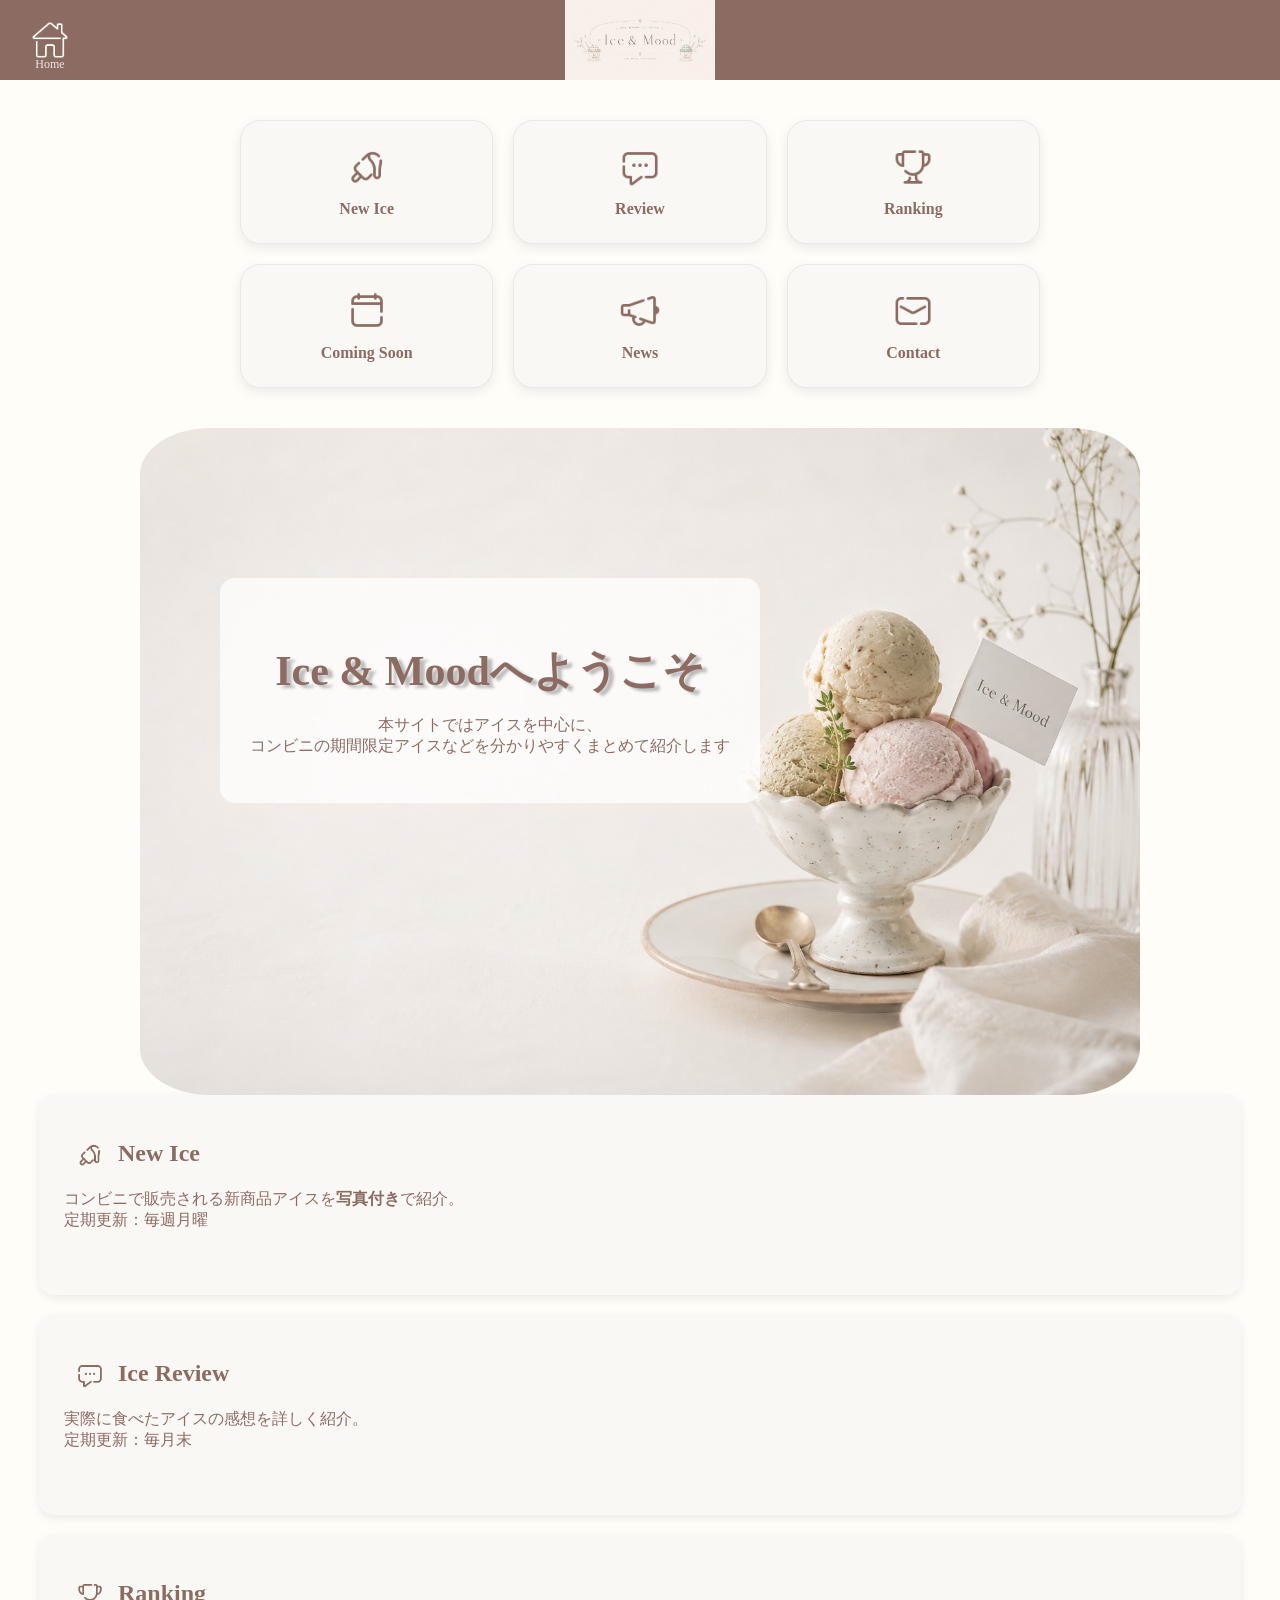
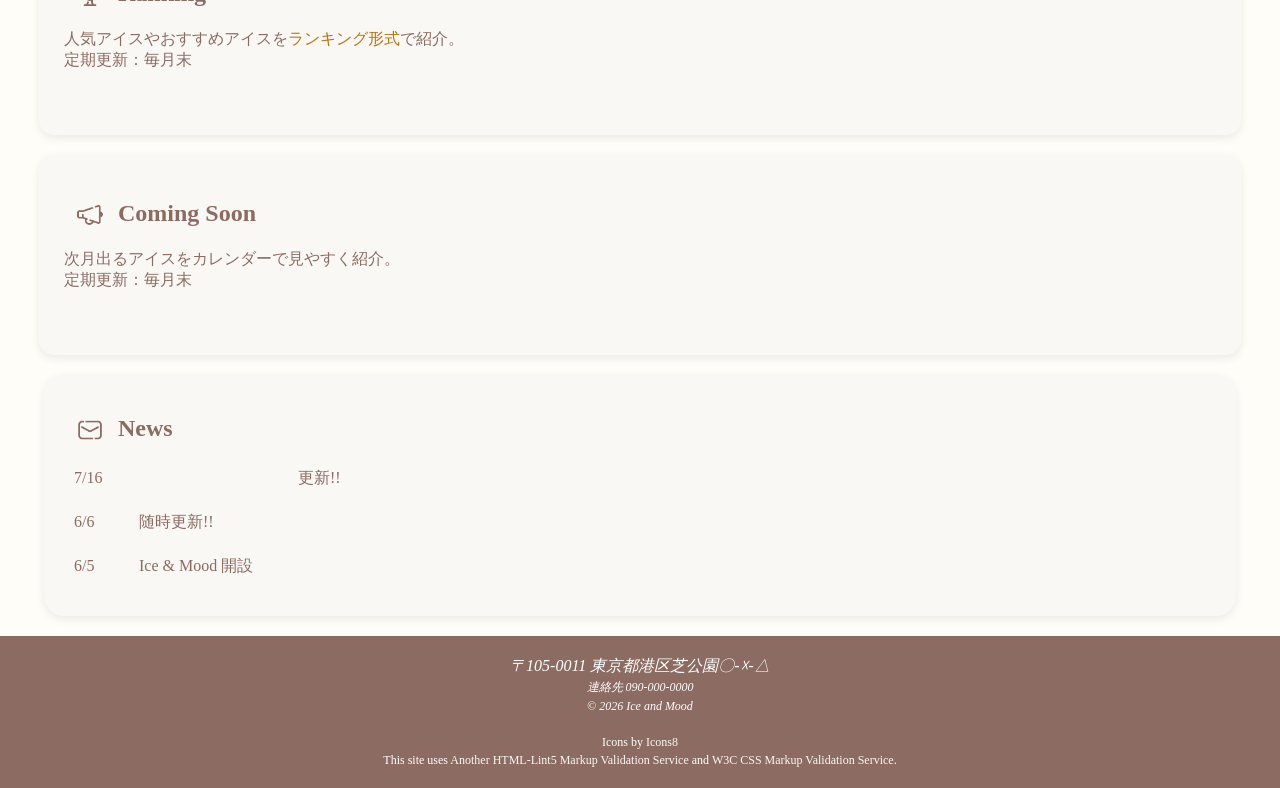
<file: index.html>
<!DOCTYPE html>
<html lang="ja">

<head>
    <meta charset="UTF-8">
    <title>Ice and Mood : トップページ</title>
    <link rel="stylesheet" href="css/mystyle.css">
</head>

<body>
    <header>
        <!--トップページのロゴ画像-->
        <img src="image/S__31866893.jpg" width="150" height="60" alt="Ice & Mood">
        <a href="index.html" class="home-btn">
            <img src="image/icons8-home-48.png" alt="Home" class="home-icon">
            <span>Home</span>
        </a>
    </header>
        <div class="menu">
            <div class="menu-item">
                <a href="contents1.html" class="icon-link">
                 <img src="image/icons8-ice-cream-48.png" alt="New Ice" class="menu-icon">
                <p>New Ice</p>
                </a>
            </div>

            <div class="menu-item">
                <a href="contents2.html" class="icon-link">
                 <img src="image/icons8-comment-48.png" alt="Review" class="menu-icon">
                <p>Review</p>
                </a>
            </div>

            <div class="menu-item">
                <a href="contents3.html" class="icon-link">
                 <img src="image/icons8-trophy-48.png" alt="Ranking" class="menu-icon">
                <p>Ranking</p>
                </a>
            </div>

            <div class="menu-item">
                <a href="contents4.html" class="icon-link">
                 <img src="image/icons8-calendar-48.png" alt="Coming Soon" class="menu-icon">
                <p>Coming Soon</p>
                </a>
            </div>

            <div class="menu-item">
                <a href="contents5.html" class="icon-link">
                 <img src="image/icons8-megaphone-48.png" alt="News" class="menu-icon">
                <p>News</p>
                </a>
            </div>

            <div class="menu-item">
                <a href="#contact" class="icon-link">
                 <img src="image/icons8-envelope-48.png" alt="Contact" class="menu-icon">
                <p>Contact</p>
                </a>
            </div>
        </div>
    
    <article>
        <div class="hero">
        <img src="./image/S__31866894.jpg" class="hero-img" alt="アイス">
         <div class="catch">
          <h1 class="subhead">Ice & Moodへようこそ</h1>
          <p>本サイトではアイスを中心に、<br>コンビニの期間限定アイスなどを分かりやすくまとめて紹介します</p>
         </div>
        </div>
        <section class="newice">
            <h2><img src="image/icons8-ice-cream-48.png" alt="New Ice" class="section-icon"> New Ice</h2>
            <p>コンビニで販売される新商品アイスを<strong>写真付き</strong>で紹介。<br>定期更新：毎週月曜</p>
        </section>
        <section class="review">
            <h2><img src="image/icons8-comment-48.png" alt="Review" class="section-icon"> Ice Review</h2>
            <p>実際に食べたアイスの感想を詳しく紹介。<br>定期更新：毎月末</p>
        </section>
        <section class="ranking">
            <h2><img src="image/icons8-trophy-48.png" alt="Ranking" class="section-icon"> Ranking</h2>
            <p>人気アイスやおすすめアイスを<span class="gold">ランキング形式</span>で紹介。<br>定期更新：毎月末</p>
        </section>
        <section class="Coming Soon">
            <h2><img src="image/icons8-megaphone-48.png" alt="News" class="section-icon"> Coming Soon</h2>
            <p>次月出るアイスをカレンダーで見やすく紹介。<br>定期更新：毎月末</p>
        </section>
        <section class="news">
            <h2><img src="image/icons8-envelope-48.png" alt="Contact" class="section-icon"> News</h2>
            <ul>
                <li><time datetime="2026-07-16">7/16</time><a href="contents1.html" class="news-link"> ８月のおすすめ商品</a>更新!!</li>
                <li><time datetime="2026-06-06">6/6</time> 随時更新!!</li>
                <li><time datetime="2026-06-05">6/5</time> Ice & Mood 開設</li>
            </ul>
        </section>    
    </article>
    <footer>
        <address id="contact">  〒105-0011 東京都港区芝公園〇-☓-△<br><small>連絡先  090-000-0000<br>&copy;  2026 Ice and Mood</small>
        </address>
        <br><small>Icons by
            <a href="https://icons8.com/" target="_blank">Icons8</a>
        </small>
        <br><small>This site uses <a href="http://www.htmllint.net/html-lint/htmllint.html#" target="_blank">
        Another HTML-Lint5 Markup Validation Service</a>
        and <a href="http://jigsaw.w3.org/css-validator/#validate_by_upload" target="_blank"> W3C CSS
        Markup Validation Service</a>.</small>
    </footer>
</body>


</html>
</file>
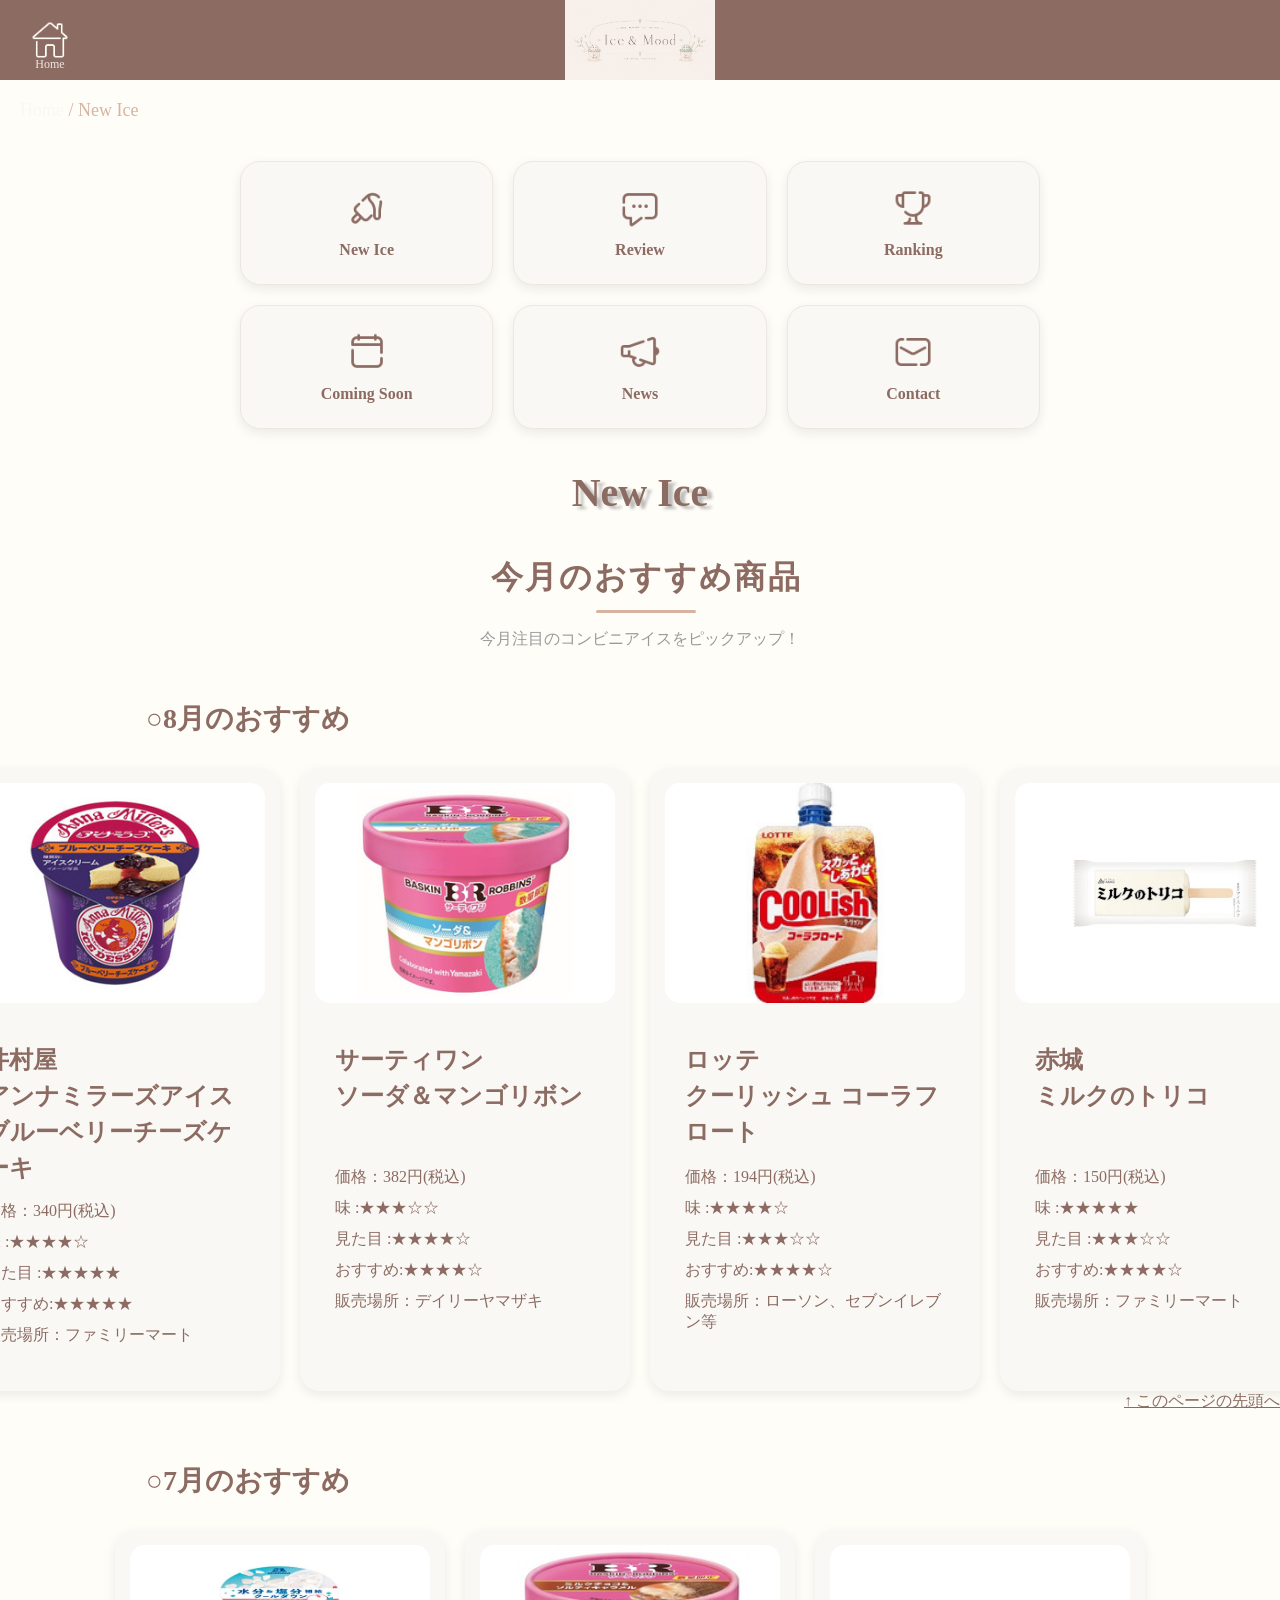
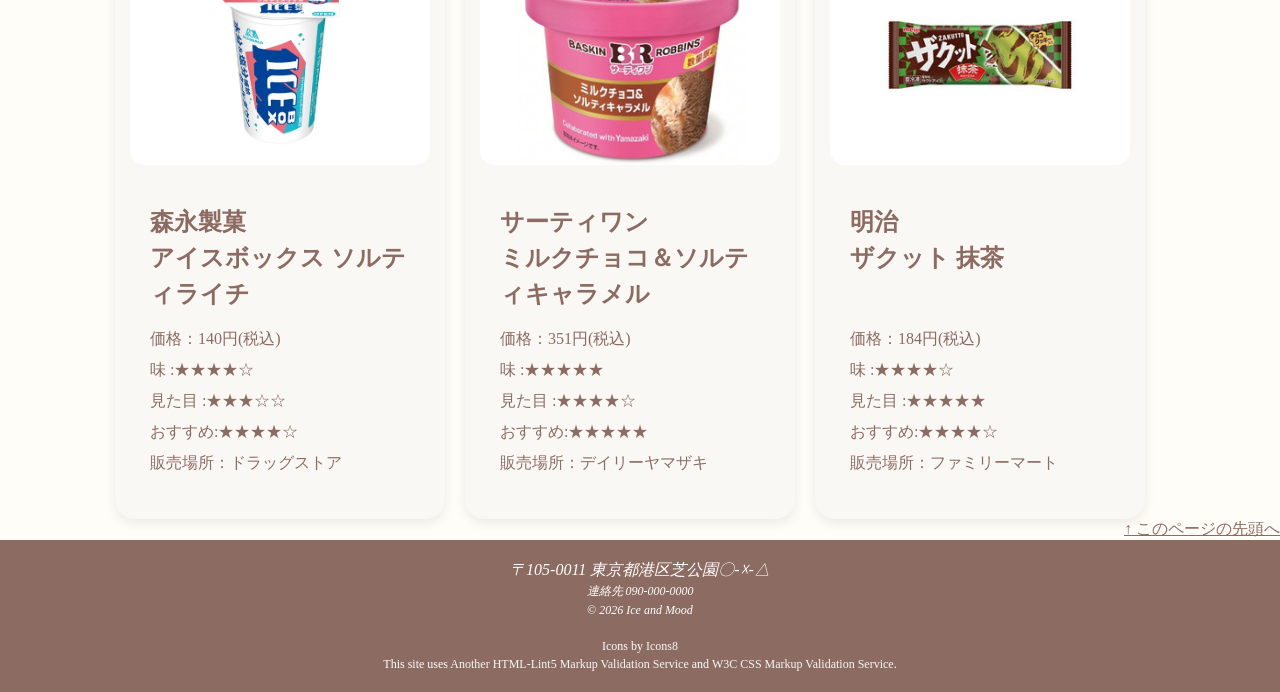
<file: contents1.html>
<!DOCTYPE html>
<html lang="ja">

<head>
    <meta charset="UTF-8">
    <title>Ice and Mood : トップページ</title>
    <link rel="stylesheet" href="css/mystyle.css">
</head>

<body>
    <header>
        <!--トップページのロゴ画像-->
        <img src="image/S__31866893.jpg" width="150" height="60" alt="Ice & Mood">
        <a href="index.html" class="home-btn">
            <img src="image/icons8-home-48.png" alt="Home" class="home-icon">
            <span>Home</span>
        </a>
    </header>
    <nav class="breadcrumb">
        <a href="index.html">Home</a>
        <span>/</span>
        <span>New Ice</span>
    </nav>
        <div class="menu">
            <div class="menu-item">
                <a href="contents1.html" class="icon-link">
                 <img src="image/icons8-ice-cream-48.png" alt="New Ice" class="menu-icon">
                <p>New Ice</p>
                </a>
            </div>

            <div class="menu-item">
                <a href="contents2.html" class="icon-link">
                 <img src="image/icons8-comment-48.png" alt="Review" class="menu-icon">
                <p>Review</p>
                </a>
            </div>

            <div class="menu-item">
                <a href="contents3.html" class="icon-link">
                 <img src="image/icons8-trophy-48.png" alt="Ranking" class="menu-icon">
                <p>Ranking</p>
                </a>
            </div>

            <div class="menu-item">
                <a href="contents4.html" class="icon-link">
                 <img src="image/icons8-calendar-48.png" alt="Coming Soon" class="menu-icon">
                <p>Coming Soon</p>
                </a>
            </div>

            <div class="menu-item">
                <a href="contents5.html" class="icon-link">
                 <img src="image/icons8-megaphone-48.png" alt="News" class="menu-icon">
                <p>News</p>
                </a>
            </div>

            <div class="menu-item">
                <a href="#contact" class="icon-link">
                 <img src="image/icons8-envelope-48.png" alt="Contact" class="menu-icon">
                <p>Contact</p>
                </a>
            </div>
        </div>
    
    
    <article>
    <h1 class="page-title">New Ice</h1>

    <h2 class="section-title">今月のおすすめ商品</h2>
    <p class="section-subtitle">今月注目のコンビニアイスをピックアップ！</p>

    <h2 class="month-title">○8月のおすすめ</h2>
    <div class="ice-list">
        <div class="ice-card">
            <img src="image/3558976_original.jpg" alt="アイス">
            <div class="card-body">  
                <h3>井村屋 <br>アンナミラーズアイス <br>ブルーベリーチーズケーキ</h3>
                <p>価格：340円(税込)</p>

                <p>味       :★★★★☆</p>
                <p>見た目   :★★★★★</p>
                <p>おすすめ:★★★★★ </p>
                <p>販売場所：ファミリーマート</p>
            </div>
        </div>
        <div class="ice-card">
            <img src="image/3559667_original.jpg" alt="アイス">
            <div class="card-body">  
                <h3>サーティワン <br>ソーダ＆マンゴリボン</h3>
                <p>価格：382円(税込)</p>

                <p>味       :★★★☆☆</p>
                <p>見た目   :★★★★☆</p>
                <p>おすすめ:★★★★☆</p>
                <p>販売場所：デイリーヤマザキ</p>
            </div>
        </div>
        <div class="ice-card">
            <img src="image/3542274.jpg" alt="アイス">
            <div class="card-body">  
                <h3>ロッテ <br>クーリッシュ コーラフロート</h3>
                <p>価格：194円(税込)</p>

                <p>味       :★★★★☆</p>
                <p>見た目   :★★★☆☆</p>
                <p>おすすめ:★★★★☆ </p>
                <p>販売場所：ローソン、セブンイレブン等</p>
            </div>
        </div>
        <div class="ice-card">
            <img src="image/3569308_original.jpg" alt="アイス">
            <div class="card-body">
                <h3>赤城 <br>ミルクのトリコ</h3>
                <p>価格：150円(税込)</p>

                <p>味       :★★★★★</p>
                <p>見た目   :★★★☆☆</p>
                <p>おすすめ:★★★★☆ </p>
                <p>販売場所：ファミリーマート</p>
            </div>
        </div>
    </div>
        <a href="contents1.html" style="display:block;text-align:right;color:  #8c6b62; text-decoration: underline;">
            ↑ このページの先頭へ
        </a>
    <h2 class="month-title">○7月のおすすめ</h2>
    <div class="ice-list">
        <div class="ice-card">
            <img src="image/19896-623-8e2e62b6e8b9dafd84e88b4690ec8c4d-333x500.webp" alt="アイス">
            <div class="card-body">  
                <h3>森永製菓 <br>アイスボックス ソルティライチ</h3>
                <p>価格：140円(税込)</p>

                <p>味       :★★★★☆</p>
                <p>見た目   :★★★☆☆</p>
                <p>おすすめ:★★★★☆ </p>
                <p>販売場所：ドラッグストア</p>
            </div>
        </div>
        <div class="ice-card">
            <img src="image/3525350_original.jpg" alt="アイス">
            <div class="card-body">  
                <h3>サーティワン <br>ミルクチョコ＆ソルティキャラメル</h3>
                <p>価格：351円(税込)</p>

                <p>味       :★★★★★</p>
                <p>見た目   :★★★★☆</p>
                <p>おすすめ:★★★★★</p>
                <p>販売場所：デイリーヤマザキ</p>
            </div>
        </div>
        <div class="ice-card">
            <img src="image/3532672_original.jpg" alt="アイス">
            <div class="card-body">  
                <h3>明治 <br>ザクット 抹茶</h3>
                <p>価格：184円(税込)</p>

                <p>味       :★★★★☆</p>
                <p>見た目   :★★★★★</p>
                <p>おすすめ:★★★★☆ </p>
                <p>販売場所：ファミリーマート</p>
            </div>
        </div>
    </div>
    <a href="contents1.html" style="display:block;text-align:right;color:  #8c6b62; text-decoration: underline;">
        ↑ このページの先頭へ
    </a>
    </article>
    <footer>
        <address id="contact">  〒105-0011 東京都港区芝公園〇-☓-△<br><small>連絡先  090-000-0000<br>&copy;  2026 Ice and Mood</small>
        </address>
        <br><small>Icons by
            <a href="https://icons8.com/" target="_blank">Icons8</a>
        </small>
        <br><small>This site uses <a href="http://www.htmllint.net/html-lint/htmllint.html#" target="_blank">
        Another HTML-Lint5 Markup Validation Service</a>
        and <a href="http://jigsaw.w3.org/css-validator/#validate_by_upload" target="_blank"> W3C CSS
        Markup Validation Service</a>.</small>
    </footer>
</body>


</html>
</file>
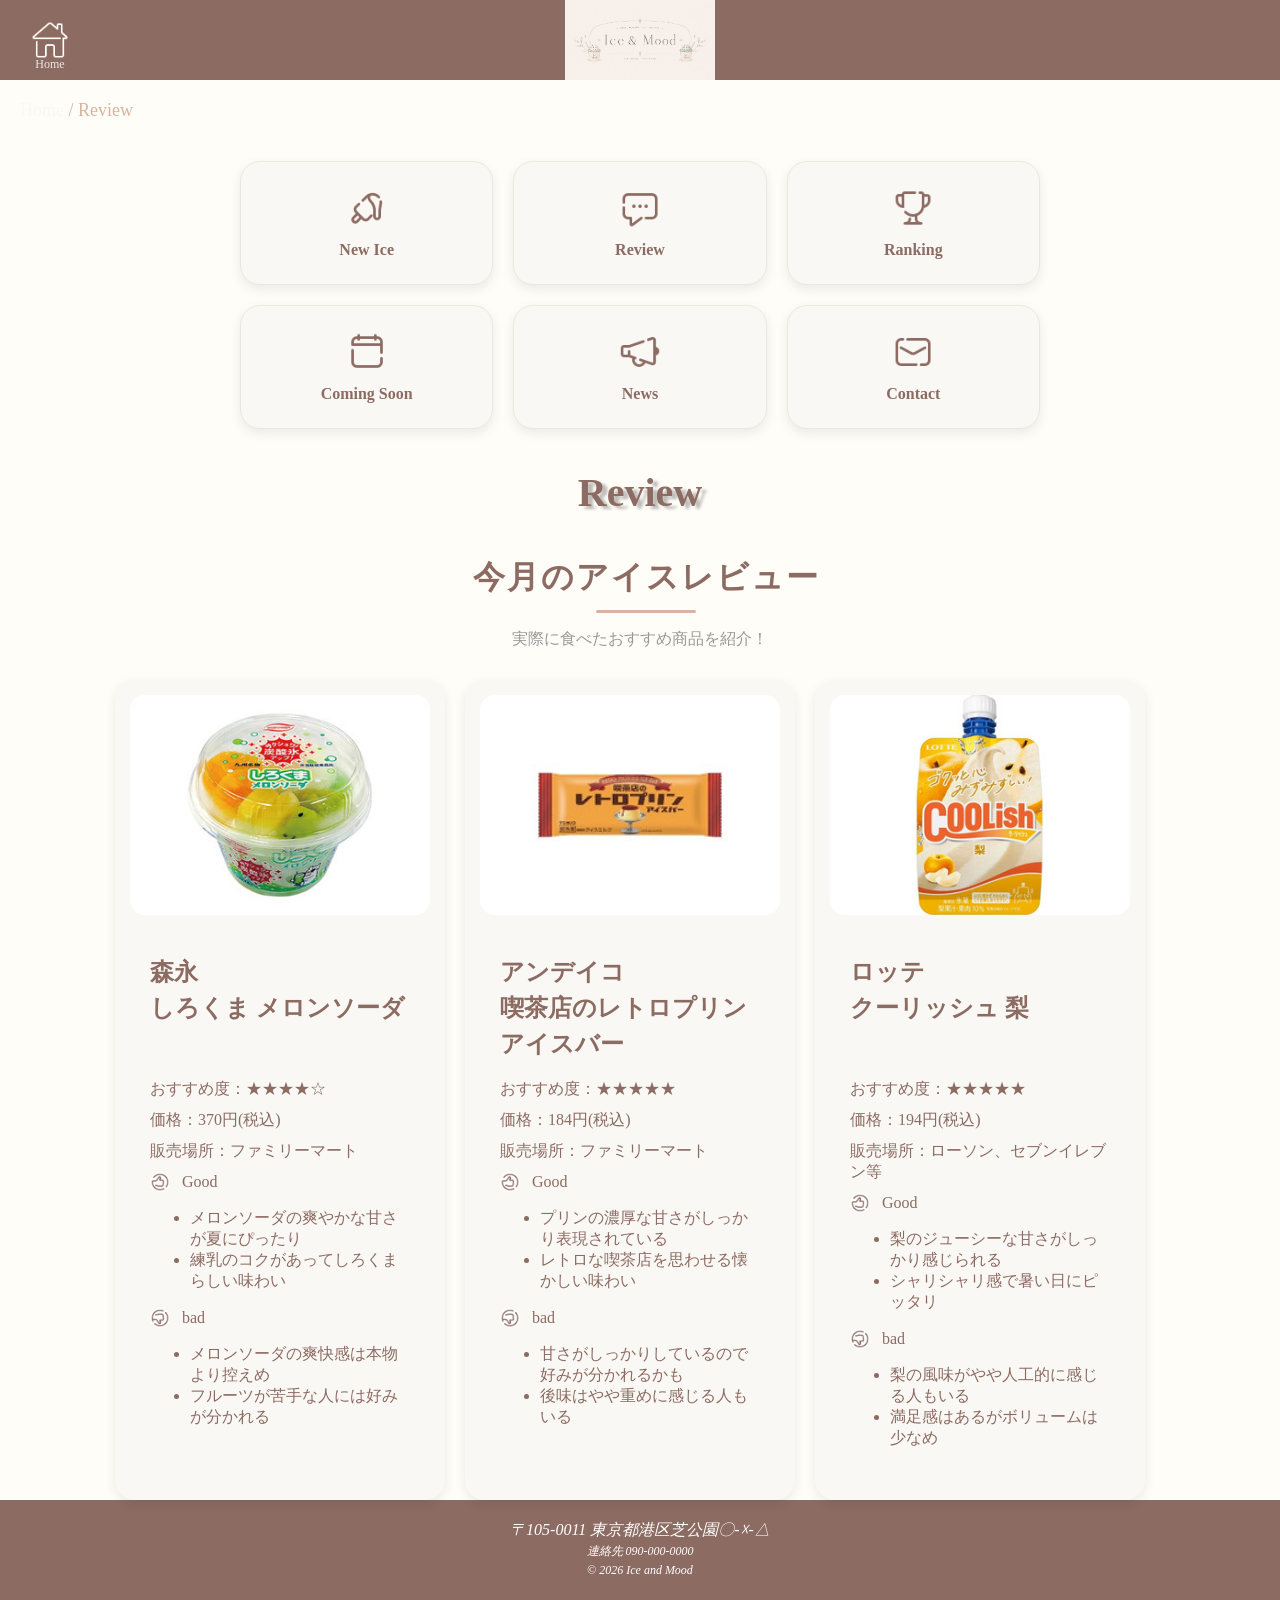
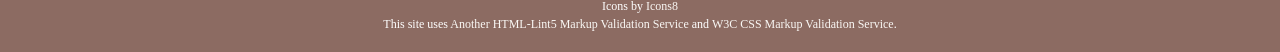
<file: contents2.html>
<!DOCTYPE html>
<html lang="ja">

<head>
    <meta charset="UTF-8">
    <title>Ice and Mood : トップページ</title>
    <link rel="stylesheet" href="css/mystyle.css">
</head>

<body>
    <header>
        <!--トップページのロゴ画像-->
        <img src="image/S__31866893.jpg" width="150" height="60" alt="Ice & Mood">
        <a href="index.html" class="home-btn">
            <img src="image/icons8-home-48.png" alt="Home" class="home-icon">
            <span>Home</span>
        </a>
    </header>
    <nav class="breadcrumb">
        <a href="index.html">Home</a>
        <span>/</span>
        <span>Review</span>
    </nav>
        <div class="menu">
            <div class="menu-item">
                <a href="contents1.html" class="icon-link">
                 <img src="image/icons8-ice-cream-48.png" alt="New Ice" class="menu-icon">
                <p>New Ice</p>
                </a>
            </div>

            <div class="menu-item">
                <a href="contents2.html" class="icon-link">
                 <img src="image/icons8-comment-48.png" alt="Review" class="menu-icon">
                <p>Review</p>
                </a>
            </div>

            <div class="menu-item">
                <a href="contents3.html" class="icon-link">
                 <img src="image/icons8-trophy-48.png" alt="Ranking" class="menu-icon">
                <p>Ranking</p>
                </a>
            </div>

            <div class="menu-item">
                <a href="contents4.html" class="icon-link">
                 <img src="image/icons8-calendar-48.png" alt="Coming Soon" class="menu-icon">
                <p>Coming Soon</p>
                </a>
            </div>

            <div class="menu-item">
                <a href="contents5.html" class="icon-link">
                 <img src="image/icons8-megaphone-48.png" alt="News" class="menu-icon">
                <p>News</p>
                </a>
            </div>

            <div class="menu-item">
                <a href="#contact" class="icon-link">
                 <img src="image/icons8-envelope-48.png" alt="Contact" class="menu-icon">
                <p>Contact</p>
                </a>
            </div>
        </div>
    
    <article>
    <h1 class="page-title">Review</h1>

    <h2 class="section-title">今月のアイスレビュー</h2>
    <p class="section-subtitle">実際に食べたおすすめ商品を紹介！</p>

    <div class="ice-list">
        <div class="ice-card">
            <img src="image/3546632_original.jpg" alt="アイス" >
            <div class="card-body">  
                <h3>森永 <br>しろくま メロンソーダ</h3>
                <p>おすすめ度：★★★★☆ </p>
                <p>価格：370円(税込)</p>
                <p>販売場所：ファミリーマート</p>  
                <p class="good-body">
                <img src="image/icons8-good-quality-48.png" alt="" class="review-icon">
                    Good
                </p>
                <ul class="good-list">
                    <li>メロンソーダの爽やかな甘さが夏にぴったり</li>
                    <li>練乳のコクがあってしろくまらしい味わい</li>
                </ul>
                <p class="bad-body">
                <img src="image/icons8-unlike-48.png" alt="" class="review-icon">
                    bad
                </p>
                <ul class="bad-list">
                    <li>メロンソーダの爽快感は本物より控えめ</li>
                    <li>フルーツが苦手な人には好みが分かれる</li>
                </ul>
            </div>
        </div>
        <div class="ice-card">
            <img src="image/3523969.jpg" alt="アイス">
            <div class="card-body">  
                <h3>アンデイコ <br>喫茶店のレトロプリンアイスバー</h3>
                <p>おすすめ度：★★★★★</p>
                <p>価格：184円(税込)</p>
                <p>販売場所：ファミリーマート</p>
                <p class="good-body">
                <img src="image/icons8-good-quality-48.png" alt="" class="review-icon">
                    Good
                </p>
                <ul class="good-list">
                    <li>プリンの濃厚な甘さがしっかり表現されている</li>
                    <li>レトロな喫茶店を思わせる懐かしい味わい</li>
                </ul>
                <p class="bad-body">
                <img src="image/icons8-unlike-48.png" alt="" class="review-icon">
                    bad
                </p>
                <ul class="bad-list">
                    <li>甘さがしっかりしているので好みが分かれるかも</li>
                    <li>後味はやや重めに感じる人もいる</li>
                </ul>
            </div>
        </div>
        <div class="ice-card">
            <img src="image/3520362_original.jpg" alt="アイス">
            <div class="card-body">  
                <h3>ロッテ <br>クーリッシュ 梨</h3>
                <p>おすすめ度：★★★★★</p>
                <p>価格：194円(税込)</p>
                <p>販売場所：ローソン、セブンイレブン等</p>
                <p class="good-body">
                <img src="image/icons8-good-quality-48.png" alt="" class="review-icon">
                    Good
                </p>
                <ul class="good-list">
                    <li>梨のジューシーな甘さがしっかり感じられる</li>
                    <li>シャリシャリ感で暑い日にピッタリ</li>
                </ul>
                <p class="bad-body">
                <img src="image/icons8-unlike-48.png" alt="" class="review-icon">
                    bad
                </p>
                <ul class="bad-list">
                    <li>梨の風味がやや人工的に感じる人もいる</li>
                    <li>満足感はあるがボリュームは少なめ</li>
                </ul>
            </div>
        </div>
    </div>
    </article>
    <footer>
        <address id="contact">  〒105-0011 東京都港区芝公園〇-☓-△<br><small>連絡先  090-000-0000<br>&copy;  2026 Ice and Mood</small>
        </address>
        <br><small>Icons by
            <a href="https://icons8.com/" target="_blank">Icons8</a>
        </small>
        <br><small>This site uses <a href="http://www.htmllint.net/html-lint/htmllint.html#" target="_blank">
        Another HTML-Lint5 Markup Validation Service</a>
        and <a href="http://jigsaw.w3.org/css-validator/#validate_by_upload" target="_blank"> W3C CSS
        Markup Validation Service</a>.</small>
    </footer>
</body>


</html>
</file>
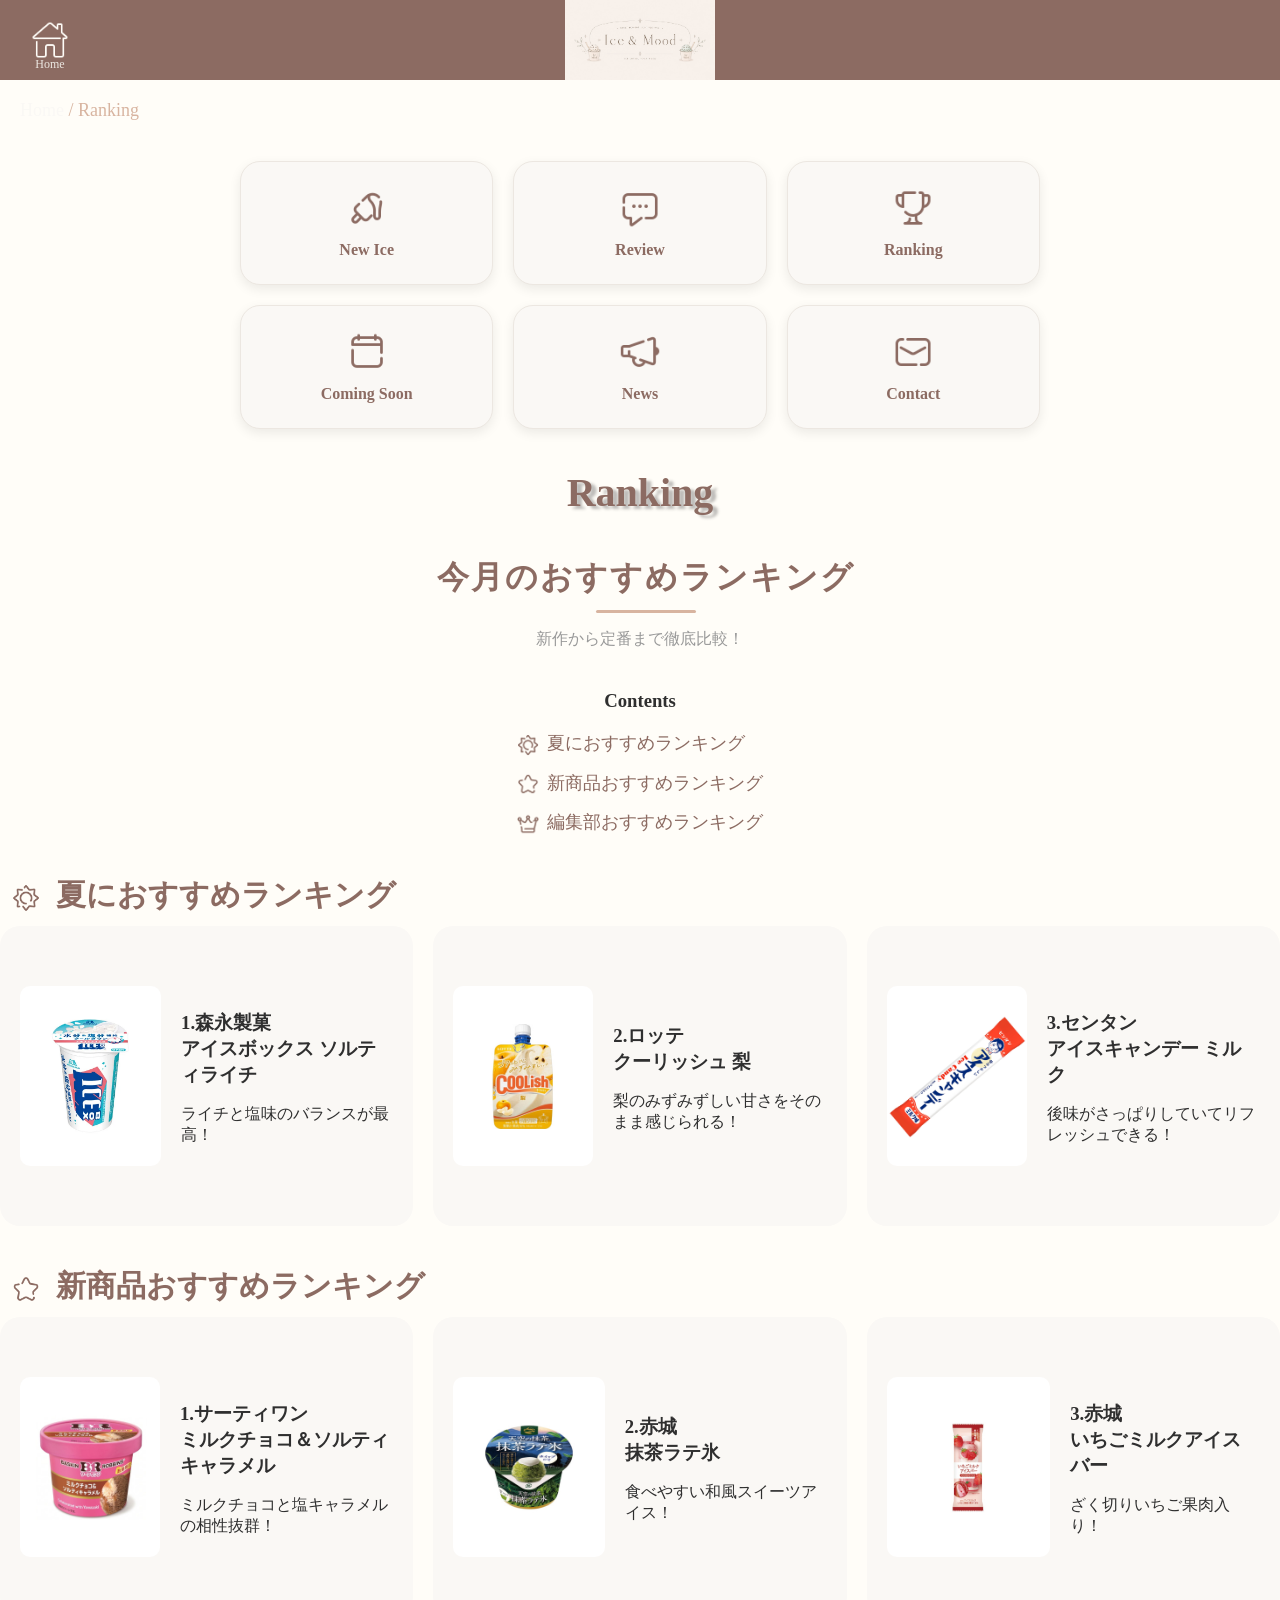
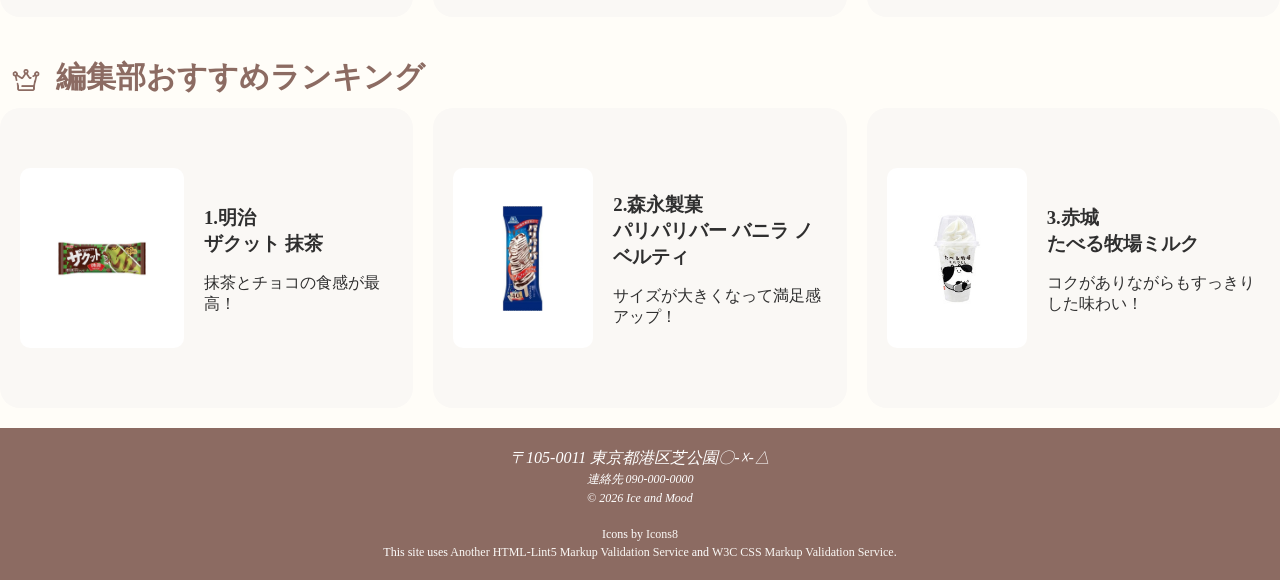
<file: contents3.html>
<!DOCTYPE html>
<html lang="ja">

<head>
    <meta charset="UTF-8">
    <title>Ice and Mood : トップページ</title>
    <link rel="stylesheet" href="css/mystyle.css">
</head>

<body>
    <header>
        <!--トップページのロゴ画像-->
        <img src="image/S__31866893.jpg" width="150" height="60" alt="Ice & Mood">
        <a href="index.html" class="home-btn">
            <img src="image/icons8-home-48.png" alt="Home" class="home-icon">
            <span>Home</span>
        </a>
    </header>
    <nav class="breadcrumb">
        <a href="index.html">Home</a>
        <span>/</span>
        <span>Ranking</span>
    </nav>
        <div class="menu">
            <div class="menu-item">
                <a href="contents1.html" class="icon-link">
                 <img src="image/icons8-ice-cream-48.png" alt="New Ice" class="menu-icon">
                <p>New Ice</p>
                </a>
            </div>

            <div class="menu-item">
                <a href="contents2.html" class="icon-link">
                 <img src="image/icons8-comment-48.png" alt="Review" class="menu-icon">
                <p>Review</p>
                </a>
            </div>

            <div class="menu-item">
                <a href="contents3.html" class="icon-link">
                 <img src="image/icons8-trophy-48.png" alt="Ranking" class="menu-icon">
                <p>Ranking</p>
                </a>
            </div>

            <div class="menu-item">
                <a href="contents4.html" class="icon-link">
                 <img src="image/icons8-calendar-48.png" alt="Coming Soon" class="menu-icon">
                <p>Coming Soon</p>
                </a>
            </div>

            <div class="menu-item">
                <a href="#news" class="icon-link">
                 <img src="image/icons8-megaphone-48.png" alt="News" class="menu-icon">
                <p>News</p>
                </a>
            </div>

            <div class="menu-item">
                <a href="#contact" class="icon-link">
                 <img src="image/icons8-envelope-48.png" alt="Contact" class="menu-icon">
                <p>Contact</p>
                </a>
            </div>
        </div>
    
    <article>
    <h1 class="page-title">Ranking</h1>

    <h2 class="section-title">今月のおすすめランキング</h2>
    <p class="section-subtitle">新作から定番まで徹底比較！</p>
    <div class="toc">
        <h3>Contents</h3>
        <ul>
            <li>
                <a href="#summer">
                    <img src="image/icons8-summer-48.png" alt="" class="toc-icon">夏におすすめランキング</a></li>
            <li>
                <a href="#newitem">
                    <img src="image/icons8-star-48.png" alt="" class="toc-icon">新商品おすすめランキング</a></li>
            <li>
                <a href="#editer">
                    <img src="image/icons8-crown-48.png" alt="" class="toc-icon">編集部おすすめランキング</a></li>
        </ul>
    </div>


    <h2 id="summer" class="ranking-title">
        <img src="image/icons8-summer-48.png" alt="" class="ranking-icon">
        夏におすすめランキング</h2>
    <div class="ranking-list">
        <div class="ranking-item">
            <div class="img-box">
                <img src="image/19896-623-8e2e62b6e8b9dafd84e88b4690ec8c4d-333x500.webp" alt="アイス">
            </div>
            <div class="ranking-text">  
                <h3>1.森永製菓 <br>アイスボックス ソルティライチ</h3>
                <p>ライチと塩味のバランスが最高！</p>
            </div>
        </div>
        <div class="ranking-item">
            <div class="img-box">
                <img src="image/3520362_original.jpg" alt="アイス">
            </div>
            <div class="ranking-text">  
                <h3>2.ロッテ <br>クーリッシュ 梨</h3>
                <p>梨のみずみずしい甘さをそのまま感じられる！</p>    
            </div>
        </div>
        <div class="ranking-item">
            <div class="img-box">
                <img src="image/71wfcNvpz8S.jpg" alt="アイス">
            </div>
            <div class="ranking-text">  
                <h3>3.センタン <br>アイスキャンデー ミルク</h3>
                <p>後味がさっぱりしていてリフレッシュできる！</p>
            </div>
        </div>
    </div>

    <h2 id="newitem" class="ranking-title">
        <img src="image/icons8-star-48.png" alt="" class="ranking-icon">
        新商品おすすめランキング</h2>
    <div class="ranking-list">
        <div class="ranking-item">
            <div class="img-box">
                <img src="image/3525350_original.jpg" alt="アイス">
            </div>
            <div class="ranking-text">  
                <h3>1.サーティワン <br>ミルクチョコ＆ソルティキャラメル</h3>
                <p>ミルクチョコと塩キャラメルの相性抜群！</p>
            </div>
        </div>
        <div class="ranking-item">
            <div class="img-box">
                <img src="image/3550953_original.jpg" alt="アイス">
            </div>
            <div class="ranking-text">  
                <h3>2.赤城 <br>抹茶ラテ氷</h3>
                <p>食べやすい和風スイーツアイス！</p>    
            </div>
        </div>
        <div class="ranking-item">
            <div class="img-box">
                <img src="image/3532671_original.jpg" alt="アイス">
            </div>
            <div class="ranking-text">  
                <h3>3.赤城 <br>いちごミルクアイスバー</h3>
                <p>ざく切りいちご果肉入り！</p>
            </div>
        </div>
    </div>

    <h2 id="editer" class="ranking-title">
        <img src="image/icons8-crown-48.png" alt="" class="ranking-icon">
        編集部おすすめランキング</h2>
    <div class="ranking-list">
        <div class="ranking-item">
            <div class="img-box">
                <img src="image/3532672_original.jpg" alt="アイス">
            </div>
            <div class="ranking-text">  
                <h3>1.明治 <br>ザクット 抹茶</h3>
                <p>抹茶とチョコの食感が最高！</p>
            </div>
        </div>
        <div class="ranking-item">
            <div class="img-box">
                <img src="image/3533827_original.jpg" alt="アイス">
            </div>
            <div class="ranking-text">  
                <h3>2.森永製菓 <br>パリパリバー バニラ ノベルティ</h3>
                <p>サイズが大きくなって満足感アップ！</p>    
            </div>
        </div>
        <div class="ranking-item">
            <div class="img-box">
                <img src="image/3528449.jpg" alt="アイス">
            </div>
            <div class="ranking-text">  
                <h3>3.赤城 <br>たべる牧場ミルク</h3>
                <p>コクがありながらもすっきりした味わい！</p>
            </div>
        </div>
    </div>
    </article>
    <footer>
        <address id="contact">  〒105-0011 東京都港区芝公園〇-☓-△<br><small>連絡先  090-000-0000<br>&copy;  2026 Ice and Mood</small>
        </address>
        <br><small>Icons by
            <a href="https://icons8.com/" target="_blank">Icons8</a>
        </small>
        <br><small>This site uses <a href="http://www.htmllint.net/html-lint/htmllint.html#" target="_blank">
        Another HTML-Lint5 Markup Validation Service</a>
        and <a href="http://jigsaw.w3.org/css-validator/#validate_by_upload" target="_blank"> W3C CSS
        Markup Validation Service</a>.</small>
    </footer>
</body>


</html>
</file>
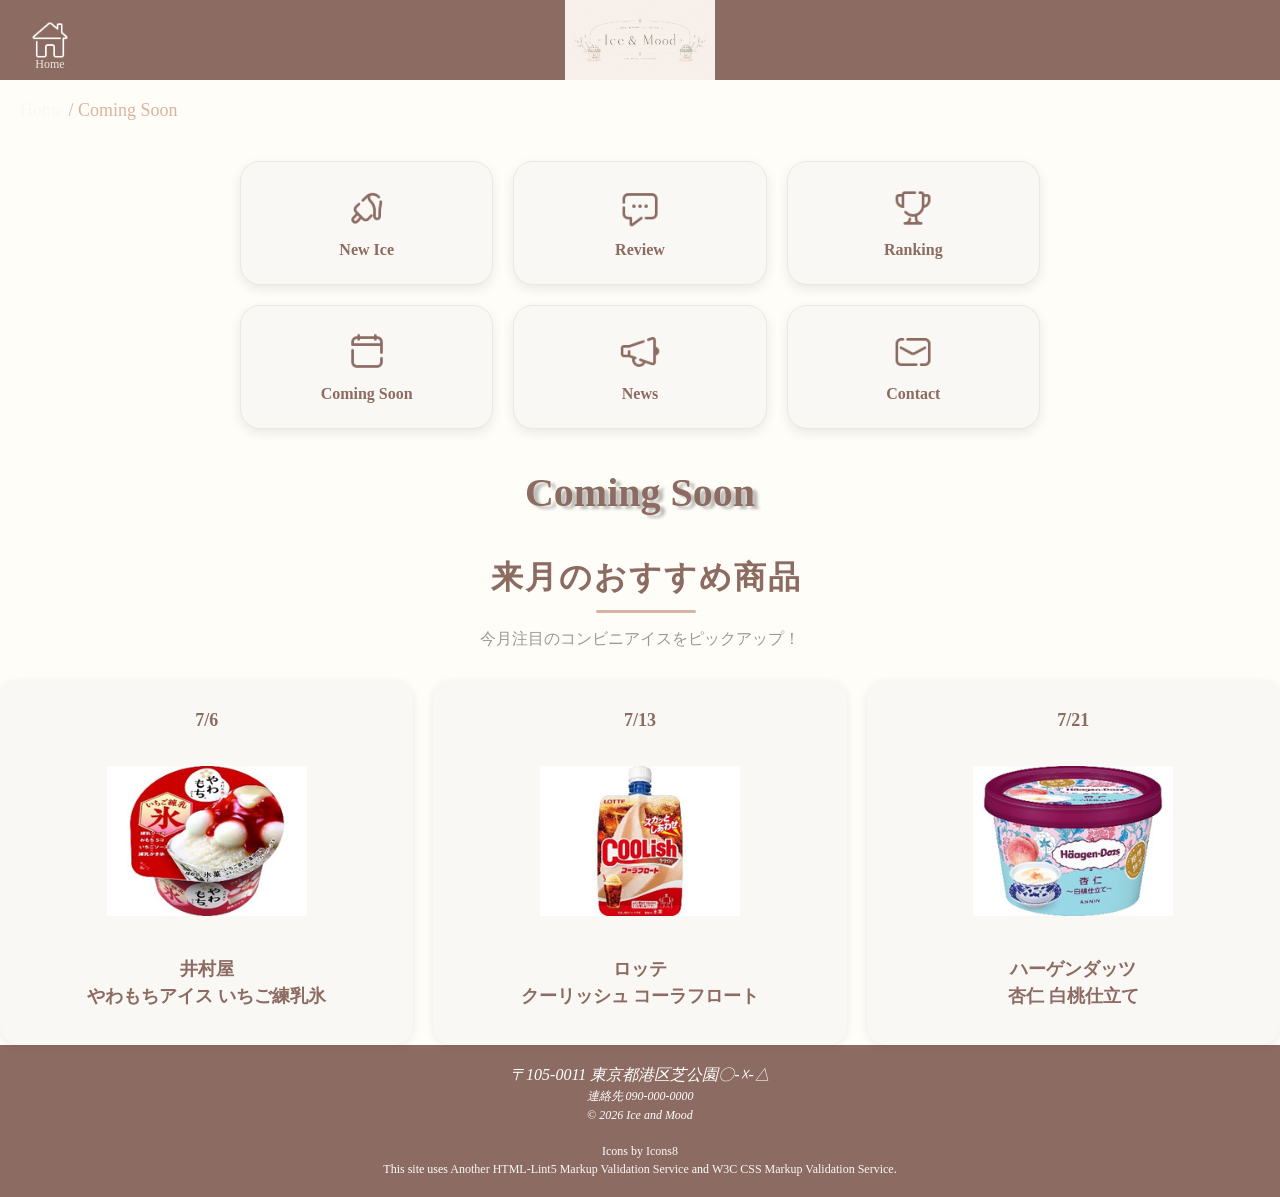
<file: contents4.html>
<!DOCTYPE html>
<html lang="ja">

<head>
    <meta charset="UTF-8">
    <title>Ice and Mood : トップページ</title>
    <link rel="stylesheet" href="css/mystyle.css">
</head>

<body>
    <header>
        <!--トップページのロゴ画像-->
        <img src="image/S__31866893.jpg" width="150" height="60" alt="Ice & Mood">
        <a href="index.html" class="home-btn">
            <img src="image/icons8-home-48.png" alt="Home" class="home-icon">
            <span>Home</span>
        </a>
    </header>
    <nav class="breadcrumb">
        <a href="index.html">Home</a>
        <span>/</span>
        <span>Coming Soon</span>
    </nav>
        <div class="menu">
            <div class="menu-item">
                <a href="contents1.html" class="icon-link">
                 <img src="image/icons8-ice-cream-48.png" alt="New Ice" class="menu-icon">
                <p>New Ice</p>
                </a>
            </div>

            <div class="menu-item">
                <a href="contents2.html" class="icon-link">
                 <img src="image/icons8-comment-48.png" alt="Review" class="menu-icon">
                <p>Review</p>
                </a>
            </div>

            <div class="menu-item">
                <a href="contents3.html" class="icon-link">
                 <img src="image/icons8-trophy-48.png" alt="Ranking" class="menu-icon">
                <p>Ranking</p>
                </a>
            </div>

            <div class="menu-item">
                <a href="contents4.html" class="icon-link">
                 <img src="image/icons8-calendar-48.png" alt="Coming Soon" class="menu-icon">
                <p>Coming Soon</p>
                </a>
            </div>

            <div class="menu-item">
                <a href="contents5.html" class="icon-link">
                 <img src="image/icons8-megaphone-48.png" alt="News" class="menu-icon">
                <p>News</p>
                </a>
            </div>

            <div class="menu-item">
                <a href="#contact" class="icon-link">
                 <img src="image/icons8-envelope-48.png" alt="Contact" class="menu-icon">
                <p>Contact</p>
                </a>
            </div>
        </div>
    
    <article>
    <h1 class="page-title">Coming Soon</h1>

    <h2 class="section-title">来月のおすすめ商品</h2>
    <p class="section-subtitle">今月注目のコンビニアイスをピックアップ！</p>

    <div class="calender-list">
        <div class="calender-card">
            <p class="date">7/6</p>
            <img src="image/3547423.jpg" alt="アイス">
            <h3>井村屋 <br>やわもちアイス いちご練乳氷</h3>
        </div>
        <div class="calender-card">
            <p class="date">7/13</p>
            <img src="image/3542274.jpg" alt="アイス">
            <h3>ロッテ <br>クーリッシュ コーラフロート</h3>
        </div>
        <div class="calender-card">
            <p class="date">7/21</p>
            <img src="image/3543627.jpg" alt="アイス">
            <h3>ハーゲンダッツ <br>杏仁 白桃仕立て</h3>
        </div>
    </div>
    </article>
    <footer>
        <address id="contact">  〒105-0011 東京都港区芝公園〇-☓-△<br><small>連絡先  090-000-0000<br>&copy;  2026 Ice and Mood</small>
        </address>
        <br><small>Icons by
            <a href="https://icons8.com/" target="_blank">Icons8</a>
        </small>
        <br><small>This site uses <a href="http://www.htmllint.net/html-lint/htmllint.html#" target="_blank">
        Another HTML-Lint5 Markup Validation Service</a>
        and <a href="http://jigsaw.w3.org/css-validator/#validate_by_upload" target="_blank"> W3C CSS
        Markup Validation Service</a>.</small>
    </footer>
</body>


</html>
</file>
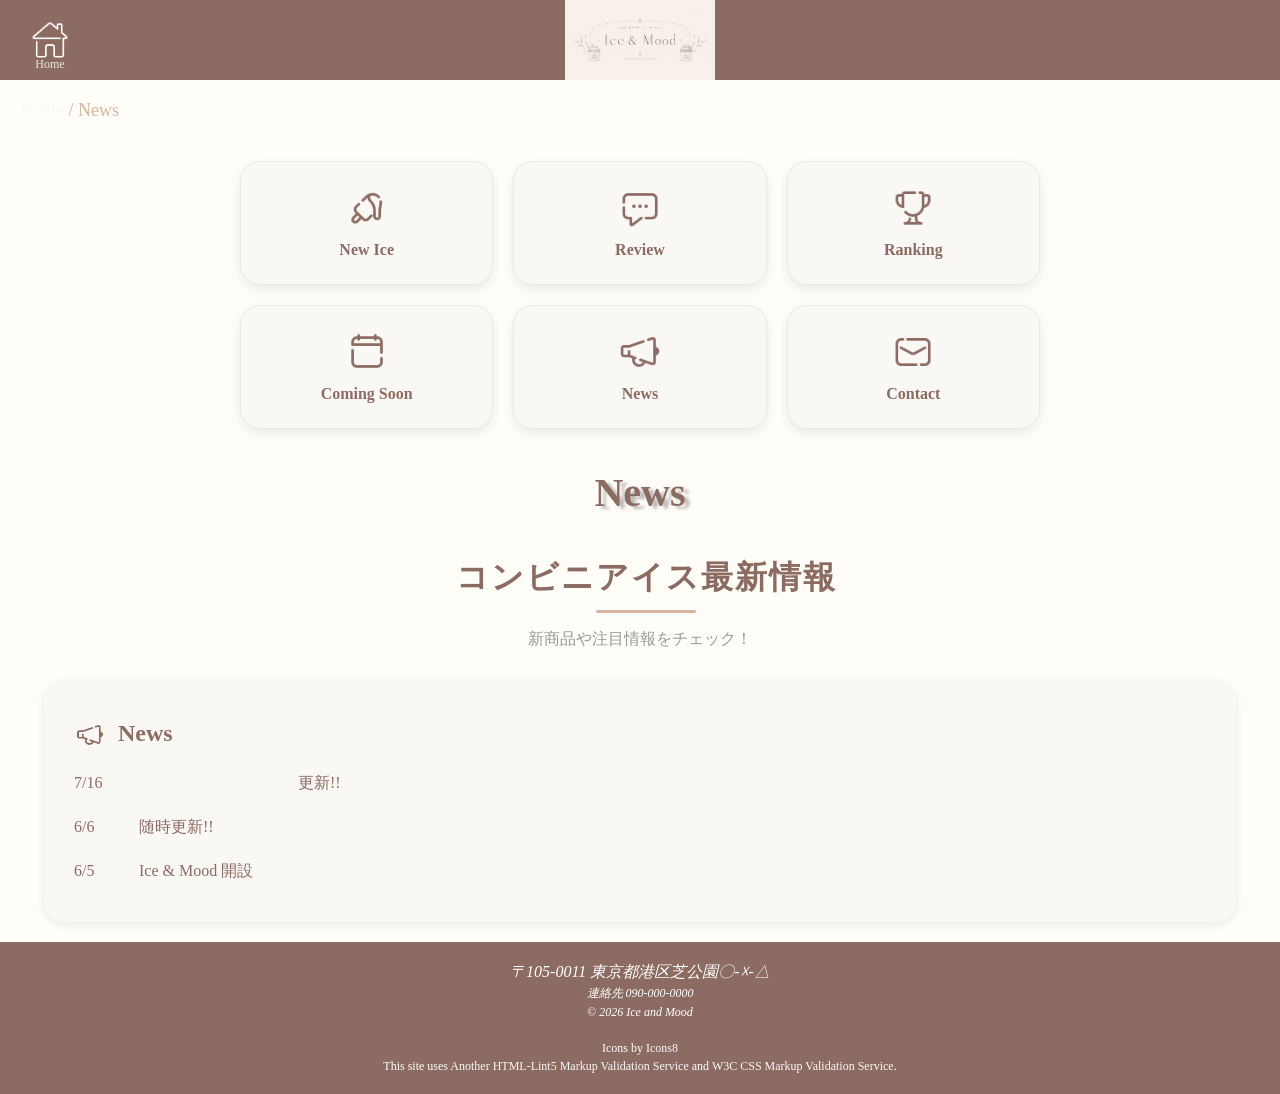
<file: contents5.html>
<!DOCTYPE html>
<html lang="ja">

<head>
    <meta charset="UTF-8">
    <title>Ice and Mood : トップページ</title>
    <link rel="stylesheet" href="css/mystyle.css">
</head>

<body>
    <header>
        <!--トップページのロゴ画像-->
        <img src="image/S__31866893.jpg" width="150" height="60" alt="Ice & Mood">
        <a href="index.html" class="home-btn">
            <img src="image/icons8-home-48.png" alt="Home" class="home-icon">
            <span>Home</span>
        </a>
    </header>
    <nav class="breadcrumb">
        <a href="index.html">Home</a>
        <span>/</span>
        <span>News</span>
    </nav>
        <div class="menu">
            <div class="menu-item">
                <a href="contents1.html" class="icon-link">
                 <img src="image/icons8-ice-cream-48.png" alt="New Ice" class="menu-icon">
                <p>New Ice</p>
                </a>
            </div>

            <div class="menu-item">
                <a href="contents2.html" class="icon-link">
                 <img src="image/icons8-comment-48.png" alt="Review" class="menu-icon">
                <p>Review</p>
                </a>
            </div>

            <div class="menu-item">
                <a href="contents3.html" class="icon-link">
                 <img src="image/icons8-trophy-48.png" alt="Ranking" class="menu-icon">
                <p>Ranking</p>
                </a>
            </div>

            <div class="menu-item">
                <a href="contents4.html" class="icon-link">
                 <img src="image/icons8-calendar-48.png" alt="Coming Soon" class="menu-icon">
                <p>Coming Soon</p>
                </a>
            </div>

            <div class="menu-item">
                <a href="contents5.html" class="icon-link">
                 <img src="image/icons8-megaphone-48.png" alt="News" class="menu-icon">
                <p>News</p>
                </a>
            </div>

            <div class="menu-item">
                <a href="#contact" class="icon-link">
                 <img src="image/icons8-envelope-48.png" alt="Contact" class="menu-icon">
                <p>Contact</p>
                </a>
            </div>
        </div>

    
    <article>
    <h1 class="page-title">News</h1>

    <h2 class="section-title">コンビニアイス最新情報</h2>
    <p class="section-subtitle">新商品や注目情報をチェック！</p>
        <section class="news" id="news">
            <h2><img src="image/icons8-megaphone-48.png" alt="News" class="section-icon"> News</h2>
            <ul>
                <li><time datetime="2026-07-16">7/16</time><a href="contents1.html" class="news-link"> ８月のおすすめ商品</a>更新!!</li>
                <li><time datetime="2026-06-06">6/6</time> 随時更新!!</li>
                <li><time datetime="2026-06-05">6/5</time> Ice & Mood 開設</li>
            </ul>
        </section>    
    </article>
    <footer>
        <address id="contact">  〒105-0011 東京都港区芝公園〇-☓-△<br><small>連絡先  090-000-0000<br>&copy;  2026 Ice and Mood</small>
        </address>
        <br><small>Icons by
            <a href="https://icons8.com/" target="_blank">Icons8</a>
        </small>
        <br><small>This site uses <a href="http://www.htmllint.net/html-lint/htmllint.html#" target="_blank">
        Another HTML-Lint5 Markup Validation Service</a>
        and <a href="http://jigsaw.w3.org/css-validator/#validate_by_upload" target="_blank"> W3C CSS
        Markup Validation Service</a>.</small>
    </footer>
</body>


</html>
</file>
<file: css/mystyle.css>
body{
    background-color:#FFFDF8;
    color: #2F2F2F;
    font-family:"Yu Mincho","Hiragino Mincho ProN",selif; margin:0;
    padding:0;
}
header{
    background: #8c6b62;
    height: 80px;
    display: flex;
    justify-content: center;
    align-items: flex-end;
    position: relative;
}
header img{
    width: 150px;
    height: 80px;
}
footer{
    background:#8c6b62;
    color:#fff;
    text-align: center;
    clear: both;
    padding: 20px;
}
footer a{
    color: #fff;
    text-decoration: none;
}
footer a:hover{
    text-decoration: underline;
}
footer small{
    font-size:12px;
}
.breadcrumb{
    margin: 20px 0 20px 20px;
    font-size: 18px;
}
.breadcrumb a{
    color: #8c6b62;
    text-decoration: none;
}
.breadcrumb a:hover{
    text-decoration: underline;
}
.breadcrumb span{
    color: #d8b4a0;
}
.pagetop{
    display:block;
    text-align: right;
    margin: 30px;
}
.pagetop a{
    color: #8c6b62;
    text-decoration: none;
    font-size: 16px;
}
.pagetop:hover{
    text-decoration: underline;
}
.home-btn{
    position: absolute;
    top:20px;
    left:30px;
    color: #ece7e1;
    text-decoration: none;
    display: flex;
    flex-direction: column;
    align-items: center;
    font-size: 28px;
}
.home-icon{
    width: 40px;
    height: 40px;
    object-fit: contain;
    margin-bottom: 5px;
}
.home-btn span{
    font-size: 12px;
    margin-top: -8px;
    color: #ece7e1;
}
.home-btn:hover{
    transform: scale(1.08);
    transition: 0.2s;
}
.menu{
    display:grid;
    grid-template-columns: repeat(3, 1fr);

    gap:20px;

    max-width: 800px;
    margin: 40px auto;
}
.menu-icon{
    width:42px;
    height: 42px;
    object-fit: contain;
    margin-bottom: 12px;
}
.icon-link{
    display: flex;
    flex-direction: column;
    align-items: center;
    justify-content: center;
    text-decoration: none;
    color: #8c6b62;
    height: 100%;
}
.icon-link p{
    margin-top: 10px;
    font-size: 20px;
    font-family: serif;
}
.menu-item{
    background: #faf8f5;

    padding:25px;
    border-radius:20px;

    text-align:center;

    border:1px solid #ece7e1;
    box-shadow: 0 4px 12px rgba(0,0,0,0.08);

    transition: 0.3s;
}
.menu-item:hover{
    transform:translateY(-5px);
}
.menu-item i{
    font-size: 30px;
    color:#8c6b62;
    margin-bottom: 12px;
}
.menu-item p{
    margin: 0;
    color:#8c6b62;
    font-weight:bold;
    font-size:16px;
}
a:link{
    color:#faf8f5
}
h1{
    color: #8c6b62;
    font-size:42px;
    text-align:center;
    text-shadow: 5px 3px 3px #2f2f2f51;
    margin-bottom: 15px;
    font-weight: 700;
}
section{
    background: #faf8f5;
    margin:20px auto;
    padding:25px;
    border-radius: 15px;
    box-shadow: 0 3px 10px rgba(0,0,0,0.08);
    clear: both;
    max-width: 1400px;
    width: 90%;
    min-height: 150px;
    height: auto;
}
.section-icon{
    width: 28px;
    height: 28px;
    object-fit: contain;
    vertical-align: middle;
    margin-right: 8px;
}
h2{
    color: #8c6b62;
    padding-left: 12px;
    font-weight: bold;
}
h2 i{
    color: #d8b8b0;
    margin-right: 8px;
}
.hero{
    position: relative;
    max-width: 1000px;
    width:90%;
    margin: 0 auto;
}
.hero-img{
    width: 100%;
    height: auto;
    object-fit: cover;
    border-radius: 7%;
    float: right;
}
.catch p{
    font-size: 100%;
    text-align: center;
    color: #8c6b62;
}
section p{
    color: #8c6b62;
}
p{
    text-align: left;
}
.navy{
    color:#2F2F2F;
}
.gold{
    color:#bd7209;
}
.catch{
    position: absolute;
    top: 150px;
    left: 80px;
    background: rgba(255, 255, 255, 0.75);
    padding: 30px;
    border-radius: 15px;
}
.news{
    padding: 20px;
    border-radius: 20px;
}
.news ul{
    list-style: none;
    padding-left: 10px;
    line-height: 1.8;
    border-radius: 10px;
    color: #8c6b62;
}
.news li{
    margin: 10px 0;
    display:flex;
    align-items: center;
    gap: 15px;
    margin-bottom: 15px;
}
.news time{
    width: 50px;
    flex-shrink: 0;
}
.news-link{
    text-decoration: underline;
    color: #d8b4a0;
    text-underline-offset: 3px;
    transition: color 0.3s ease;
}
.news-link:hover{
    color: #d8b4a0;
}
@media screen and (max-width: 768px){
    .menu{
        flex-direction: column;
    }
}
.month-title{
    text-align: left;
    font-size: 28px;
    margin:50px auto 30px;
    color: #8c6b62;
    width: 100%;
    max-width: 1000px;
}
.ice-list{
    display: grid;
    grid-template-columns: repeat(4,1fr);
    gap: 20px;
    justify-content: center;
    max-width: 1000px;
    margin: 0 auto;
}
.ice-card{
    background-color: #faf8f5;
    border-radius: 20px;
    overflow: hidden;
    width: 300px;
    max-width: 400px;
    padding: 15px;
    box-shadow: 0 4px 12px rgba(0,0,0,0.08);
    color: #8c6b62;
    height: auto;
}
.ice-card img{
    width: 100%;
    height: 220px;
    object-fit: contain;
    border-radius: 15px;
    background: #ffffff   
}
.card-body{
    padding: 20px;
}
.ice-card h3{
    font-size: 24px;
    margin-top: 15px;
    min-height: 110px;
    line-height: 1.5;
    margin-bottom: 15px;
}
.price{
    font-weight: bold;
    font-size: 20px;
    margin: 15px 0;
}
.ice-card p{
    margin: 10px 0;
}
.section-title{
    text-align: center;
    font-size: 32px;
    margin: 40px 0 10px;
    color:#8c6b62;
    letter-spacing: 2px;
}
.section-title::after{
    content: "";
    display: block;
    width: 100px;
    height: 3px;
    background: #d8b4a0;
    margin: 10px auto;
    border-radius: 10px;
}
.section-subtitle{
    text-align: center;
    color: #999;
    margin-bottom: 30px;
}
.page-title{
    font-size: 40px;
    color: #8c6b62;
    margin-bottom: 20px;
}
a{
    text-decoration: none;
    color: inherit;
}
.icon-link{
    text-decoration: none;
    color:inherit;
}
.ranking-item{
    display:flex;
    align-items: center;
    gap:20px;
    background: #faf8f5;
    padding: 20px;
    margin-bottom: 20px;
    border-radius: 20px;
    min-height: 260px;
}
.toc-icon{
    width: 22px;
    height: 22px;
    object-fit: contain;
    vertical-align: middle;
    margin-right: 8px;
}
.img-box{
    width: 180px;
    height: 180px;
    align-items: center;
    display: flex;
    margin: 0 auto;
    justify-content: center;
    background:#ffffff;
    border-radius: 10px;
}
.img-box img{
    max-width: 140px;
    max-height: 140px;
    object-fit: contain;
}
.ranking-text h3{
    margin-bottom: 10px;
}
.ranking-list{
    display:grid;
    grid-template-columns: repeat(3,1fr);
    gap:20px;
}
.ranking-title{
    text-align: left;
    font-size: 30px;
    color: #8c6b62;
    margin: 20px 0 10px;
}
.ranking-icon{
    width: 28px;
    height: 28px;
    object-fit: contain;
    vertical-align: middle;
    margin-right: 8px;
}
.good-list{
    min-height: 50px;
}
.bad-list{
    min-height: 50px;
}
.good-body,
.bad-body{
    display: flex;
    align-items: center;
    gap: 6px;
}
.good-body img,
.bad-body img{
    width: 20px;
    height: 20px;
    object-fit: contain;
    flex-shrink: 0;
}
.review-icon{
    width: 20px;
    height: 20px;
    object-fit: contain;
    vertical-align: middle;
    margin-right: 6px;
}
.calender-list{
    display: grid;
    grid-template-columns: repeat(3,1fr);
    gap: 20px;
}
.calender-card{
    background: #faf8f5;
    border-radius: 20px;
    padding: 20px;
    text-align: center;
    box-shadow: 0 2px 8px rgba(0,0,0,0.08);
    height: auto;
    display: flex;
    flex-direction: column;
    align-items: center;
}
.calender-card img{
    width:200px;
    height:200px;
    object-fit: contain;
}
.date{
    color: #8c6b62;
    font-weight: bold;
    margin: 10px 0;
    font-size: 18px;
}
.calender-card h3{
    font-size: 18px;
    margin-top: 15px;
    line-height: 1.5;
    margin-bottom: 15px;
    color: #8c6b62;
}


/*950px以下の場合*/
@media(max-width:959px){
	   header img{
        float: none;
	}
	nav ul{
		text-align: left;
		padding: 0;
		margin-left: 10px;
	}
	article{
		width: auto;
	}
	article img{
		max-width: 100%;
		height: auto;
	}
	.header-in{
		width:auto;
	}
    .menu{
        grid-template-columns: repeat(2,1fr);
    }
    .ice-list{
        grid-template-columns: repeat(2,1fr);
    }
    .ranking-list{
        grid-template-columns: repeat(2,1fr);
    }
    .calender-list{
        grid-template-columns: repeat(2,1fr);
    }
}
/*600px以下の場合*/
@media(max-width:600px){
	nav li{
		font-size: 75%;
		padding-left: 2px;
		padding-right: 2px;
	}
	footer{
		font-size: 75%;
	}
	.catch{
		top: 5px;
		left: 10px;
	}
    .menu{
        grid-template-columns: 1fr;
    }
    .ice-list{
        grid-template-columns: 1fr;
    }
    .ranking-list{
        grid-template-columns: 1fr;
    }
    .calender-list{
        grid-template-columns: 1fr;
    }
}
.toc{
    padding: 0;
    margin: 40px auto;
    width: fit-content;
    text-align: center;
    box-shadow: none;
    border: none;
    background: none;
}
.toc ul{
    list-style-type: none;
    padding: 0;
    margin: 0;
}
.toc li{
    margin: 15px 0;
    font-size: 18px;
    text-align: left;
}
.toc a{
    color: #8c6b62;
    text-decoration: none;
    transition: 0.3s;
}
.toc a:hover{
    color: #bd7209;
    padding-left: 8px;
}
.toc i{
    color: #d8b4a0;
    margin-right: 8px;
}
</file>
